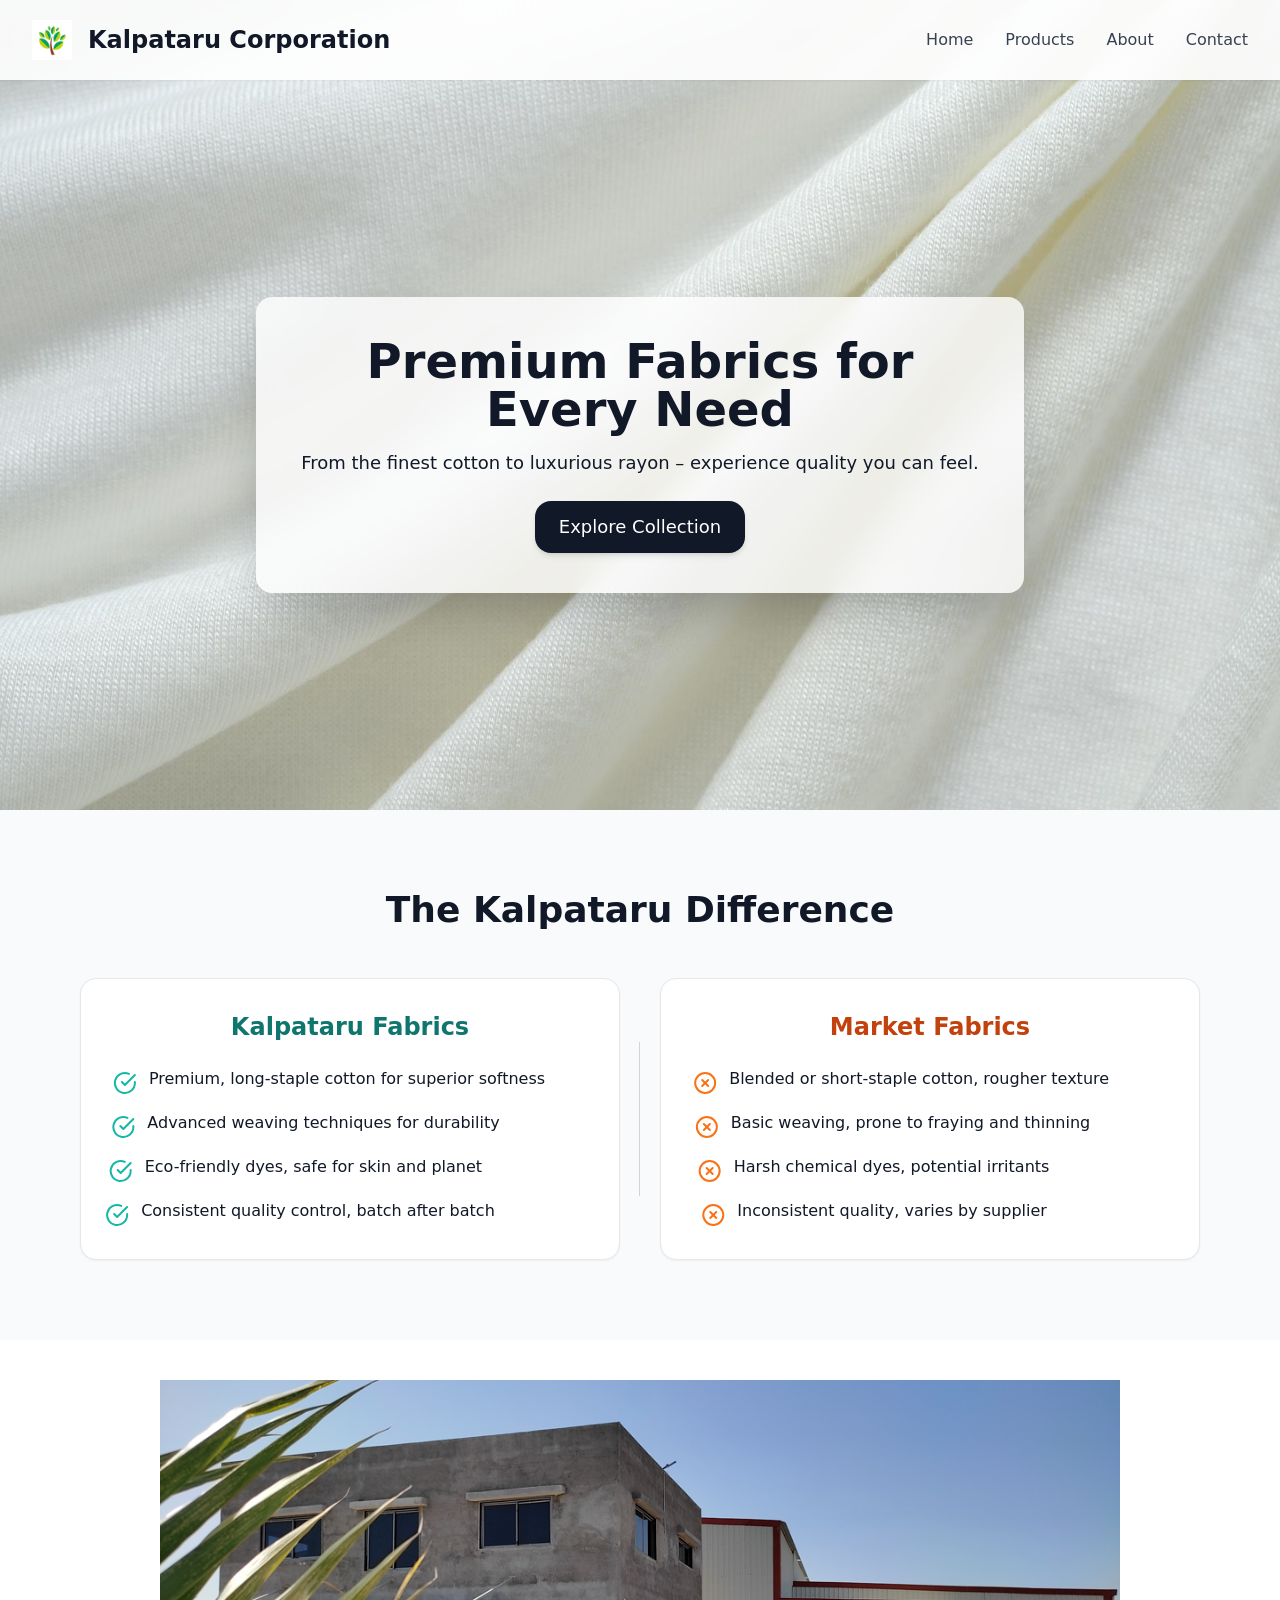
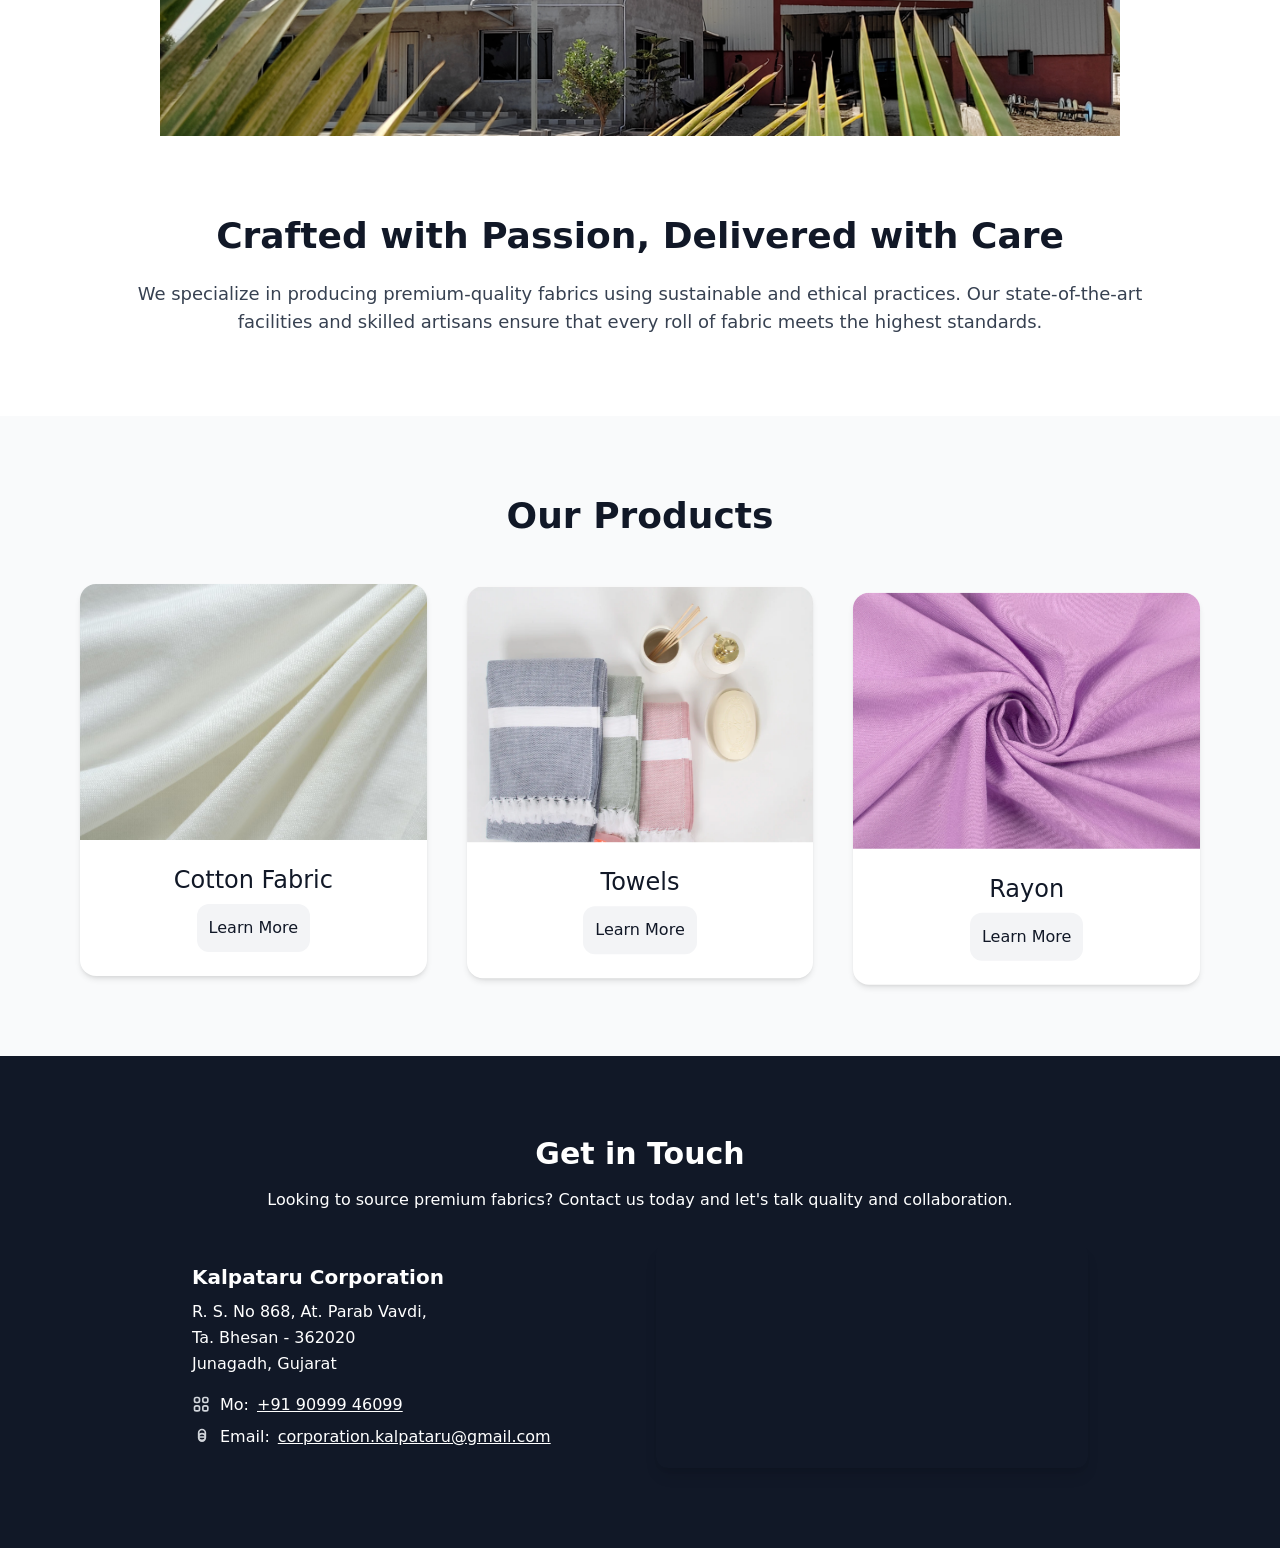
<file: index.html>
<!DOCTYPE html><html><head><meta charSet="utf-8" data-next-head=""/><meta name="viewport" content="width=device-width" data-next-head=""/><link rel="preload" href="/_next/static/css/167e97c266c51fee.css" as="style"/><link rel="stylesheet" href="/_next/static/css/167e97c266c51fee.css" data-n-g=""/><noscript data-n-css=""></noscript><script defer="" nomodule="" src="/_next/static/chunks/polyfills-42372ed130431b0a.js"></script><script src="/_next/static/chunks/webpack-8cac0b4b405cede1.js" defer=""></script><script src="/_next/static/chunks/framework-5757d75364ce2279.js" defer=""></script><script src="/_next/static/chunks/main-67462881652fe82b.js" defer=""></script><script src="/_next/static/chunks/pages/_app-a3f35041f74c110a.js" defer=""></script><script src="/_next/static/chunks/367-fa591ecab6a14c47.js" defer=""></script><script src="/_next/static/chunks/901-a59c1b9ce37d2c31.js" defer=""></script><script src="/_next/static/chunks/pages/index-4094ae6f1206bb8a.js" defer=""></script><script src="/_next/static/moU9yHN3FJdApGU9sJcUy/_buildManifest.js" defer=""></script><script src="/_next/static/moU9yHN3FJdApGU9sJcUy/_ssgManifest.js" defer=""></script></head><body><div id="__next"><div class="min-h-screen bg-white text-gray-900"><header class="fixed top-0 left-0 right-0 bg-white/90 backdrop-blur-md z-50 shadow-sm"><div class="max-w-7xl mx-auto px-4 sm:px-6 lg:px-8"><div class="flex items-center justify-between h-20"><div class="flex items-center"><div class="flex-shrink-0"><div class="flex items-center space-x-4"><img alt="Kalpataru Corporation" loading="lazy" width="40" height="40" decoding="async" data-nimg="1" class="object-contain" style="color:transparent" src="/kalpataru.png"/><span class="text-2xl font-bold text-gray-900">Kalpataru Corporation</span></div></div></div><nav class="hidden md:flex space-x-8"><a class="text-gray-700 hover:text-gray-900" href="/#home">Home</a><a class="text-gray-700 hover:text-gray-900" href="/#products">Products</a><a class="text-gray-700 hover:text-gray-900" href="/#about">About</a><a class="text-gray-700 hover:text-gray-900" href="/#contact">Contact</a></nav><button class="md:hidden ml-4 p-2 rounded focus:outline-none focus:ring-2 focus:ring-gray-400" aria-label="Open menu"><svg class="w-6 h-6" fill="none" stroke="currentColor" stroke-width="2" viewBox="0 0 24 24"><path stroke-linecap="round" stroke-linejoin="round" d="M4 6h16M4 12h16M4 18h16"></path></svg></button></div></div></header><section id="home" class="bg-[url(&#x27;/fabric-hero.jpg&#x27;)] bg-cover bg-center h-[90vh] flex items-center justify-center pt-20"><div class="bg-white/80 backdrop-blur-md p-10 rounded-2xl shadow-2xl text-center max-w-3xl"><h1 style="opacity:0;transform:translateY(-20px) translateZ(0)"><p class="text-5xl font-bold mb-4">Premium Fabrics for Every Need</p></h1><p class="text-lg mb-6">From the finest cotton to luxurious rayon – experience quality you can feel.</p><a href="/catalogue"><button class="bg-gray-900 shadow-md hover:shadow-lg text-white rounded-2xl text-lg px-6 py-3 transition-all">Explore Collection</button></a></div></section><section class="py-20 px-6 md:px-20 bg-gray-50"><div class="max-w-6xl mx-auto"><div style="opacity:0;transform:translateY(20px) translateZ(0)"><h2 class="text-4xl font-semibold text-center mb-12">The Kalpataru Difference</h2></div><div class="grid md:grid-cols-2 gap-10 items-stretch relative"><div class="absolute left-1/2 -ml-px top-16 bottom-16 w-px bg-gray-300 hidden md:block"></div><div class="bg-white p-8 rounded-2xl shadow-sm border border-gray-200"><div class="text-center" style="opacity:0;transform:translateX(-20px) translateZ(0)"><h3 class="text-2xl font-bold mb-6 text-teal-700">Kalpataru Fabrics</h3></div><ul class="space-y-4"><li class="flex items-start" style="opacity:0;transform:translateX(-20px) translateZ(0)"><svg xmlns="http://www.w3.org/2000/svg" width="24" height="24" viewBox="0 0 24 24" fill="none" stroke="currentColor" stroke-width="2" stroke-linecap="round" stroke-linejoin="round" class="h-6 w-6 text-teal-500 mr-3 flex-shrink-0 mt-1"><path d="M22 11.08V12a10 10 0 1 1-5.93-9.14"></path><polyline points="22 4 12 14.01 9 11.01"></polyline></svg><span>Premium, long-staple cotton for superior softness</span></li><li class="flex items-start" style="opacity:0;transform:translateX(-20px) translateZ(0)"><svg xmlns="http://www.w3.org/2000/svg" width="24" height="24" viewBox="0 0 24 24" fill="none" stroke="currentColor" stroke-width="2" stroke-linecap="round" stroke-linejoin="round" class="h-6 w-6 text-teal-500 mr-3 flex-shrink-0 mt-1"><path d="M22 11.08V12a10 10 0 1 1-5.93-9.14"></path><polyline points="22 4 12 14.01 9 11.01"></polyline></svg><span>Advanced weaving techniques for durability</span></li><li class="flex items-start" style="opacity:0;transform:translateX(-20px) translateZ(0)"><svg xmlns="http://www.w3.org/2000/svg" width="24" height="24" viewBox="0 0 24 24" fill="none" stroke="currentColor" stroke-width="2" stroke-linecap="round" stroke-linejoin="round" class="h-6 w-6 text-teal-500 mr-3 flex-shrink-0 mt-1"><path d="M22 11.08V12a10 10 0 1 1-5.93-9.14"></path><polyline points="22 4 12 14.01 9 11.01"></polyline></svg><span>Eco-friendly dyes, safe for skin and planet</span></li><li class="flex items-start" style="opacity:0;transform:translateX(-20px) translateZ(0)"><svg xmlns="http://www.w3.org/2000/svg" width="24" height="24" viewBox="0 0 24 24" fill="none" stroke="currentColor" stroke-width="2" stroke-linecap="round" stroke-linejoin="round" class="h-6 w-6 text-teal-500 mr-3 flex-shrink-0 mt-1"><path d="M22 11.08V12a10 10 0 1 1-5.93-9.14"></path><polyline points="22 4 12 14.01 9 11.01"></polyline></svg><span>Consistent quality control, batch after batch</span></li></ul></div><div class="bg-white p-8 rounded-2xl shadow-sm border border-gray-200"><div class="text-center" style="opacity:0;transform:translateX(20px) translateZ(0)"><h3 class="text-2xl font-bold mb-6 text-orange-700">Market Fabrics</h3></div><ul class="space-y-4"><li class="flex items-start" style="opacity:0;transform:translateX(20px) translateZ(0)"><svg xmlns="http://www.w3.org/2000/svg" width="24" height="24" viewBox="0 0 24 24" fill="none" stroke="currentColor" stroke-width="2" stroke-linecap="round" stroke-linejoin="round" class="h-6 w-6 text-orange-500 mr-3 flex-shrink-0 mt-1"><circle cx="12" cy="12" r="10"></circle><path d="m15 9-6 6"></path><path d="m9 9 6 6"></path></svg><span>Blended or short-staple cotton, rougher texture</span></li><li class="flex items-start" style="opacity:0;transform:translateX(20px) translateZ(0)"><svg xmlns="http://www.w3.org/2000/svg" width="24" height="24" viewBox="0 0 24 24" fill="none" stroke="currentColor" stroke-width="2" stroke-linecap="round" stroke-linejoin="round" class="h-6 w-6 text-orange-500 mr-3 flex-shrink-0 mt-1"><circle cx="12" cy="12" r="10"></circle><path d="m15 9-6 6"></path><path d="m9 9 6 6"></path></svg><span>Basic weaving, prone to fraying and thinning</span></li><li class="flex items-start" style="opacity:0;transform:translateX(20px) translateZ(0)"><svg xmlns="http://www.w3.org/2000/svg" width="24" height="24" viewBox="0 0 24 24" fill="none" stroke="currentColor" stroke-width="2" stroke-linecap="round" stroke-linejoin="round" class="h-6 w-6 text-orange-500 mr-3 flex-shrink-0 mt-1"><circle cx="12" cy="12" r="10"></circle><path d="m15 9-6 6"></path><path d="m9 9 6 6"></path></svg><span>Harsh chemical dyes, potential irritants</span></li><li class="flex items-start" style="opacity:0;transform:translateX(20px) translateZ(0)"><svg xmlns="http://www.w3.org/2000/svg" width="24" height="24" viewBox="0 0 24 24" fill="none" stroke="currentColor" stroke-width="2" stroke-linecap="round" stroke-linejoin="round" class="h-6 w-6 text-orange-500 mr-3 flex-shrink-0 mt-1"><circle cx="12" cy="12" r="10"></circle><path d="m15 9-6 6"></path><path d="m9 9 6 6"></path></svg><span>Inconsistent quality, varies by supplier</span></li></ul></div></div></div></section><section id="gallery" class="pt-10 pb-0 px-6 md:px-20 bg-white"><div class="px-6 md:px-20"><div class="overflow-hidden"><div class="flex"><div class="flex-[0_0_100%] min-w-0"><img alt="Carousel image 1" loading="lazy" width="1080" height="400" decoding="async" data-nimg="1" class="w-full h-full object-cover" style="color:transparent" src="/carousel/k1.png"/></div><div class="flex-[0_0_100%] min-w-0"><img alt="Carousel image 2" loading="lazy" width="1080" height="400" decoding="async" data-nimg="1" class="w-full h-full object-cover" style="color:transparent" src="/carousel/k2.png"/></div><div class="flex-[0_0_100%] min-w-0"><img alt="Carousel image 3" loading="lazy" width="1080" height="400" decoding="async" data-nimg="1" class="w-full h-full object-cover" style="color:transparent" src="/carousel/k3.png"/></div><div class="flex-[0_0_100%] min-w-0"><img alt="Carousel image 4" loading="lazy" width="1080" height="400" decoding="async" data-nimg="1" class="w-full h-full object-cover" style="color:transparent" src="/carousel/k5.png"/></div></div></div></div></section><section id="about" class="py-20 px-6 md:px-32 bg-white"><div class="max-w-5xl mx-auto text-center"><h2 class="text-4xl font-semibold mb-6">Crafted with Passion, Delivered with Care</h2><p class="text-lg text-gray-700">We specialize in producing premium-quality fabrics using sustainable and ethical practices. Our state-of-the-art facilities and skilled artisans ensure that every roll of fabric meets the highest standards.</p></div></section><section id="products" class="py-20 px-6 md:px-20 bg-gray-50"><h2 class="text-4xl font-semibold text-center mb-12">Our Products</h2><div class="grid grid-cols-1 md:grid-cols-3 gap-10"><div style="opacity:0;transform:translateY(20px) translateZ(0)"><div class="bg-white rounded-2xl overflow-hidden rounded-2xl shadow-md hover:shadow-xl transition-shadow"><img src="products/cotton.jpg" alt="Cotton Fabric" class="w-full h-64 object-cover"/><div class="p-4 p-6 text-center"><h3 class="text-2xl font-medium mb-2">Cotton Fabric</h3><a href="/catalogue"><button class="bg-gray-100 rounded-xl px-3 py-3 transition-all">Learn More</button></a></div></div></div><div style="opacity:0;transform:translateY(20px) translateZ(0)"><div class="bg-white rounded-2xl overflow-hidden rounded-2xl shadow-md hover:shadow-xl transition-shadow"><img src="products/towels.jpg" alt="Towels" class="w-full h-64 object-cover"/><div class="p-4 p-6 text-center"><h3 class="text-2xl font-medium mb-2">Towels</h3><a href="/catalogue"><button class="bg-gray-100 rounded-xl px-3 py-3 transition-all">Learn More</button></a></div></div></div><div style="opacity:0;transform:translateY(20px) translateZ(0)"><div class="bg-white rounded-2xl overflow-hidden rounded-2xl shadow-md hover:shadow-xl transition-shadow"><img src="products/rayon.jpg" alt="Rayon" class="w-full h-64 object-cover"/><div class="p-4 p-6 text-center"><h3 class="text-2xl font-medium mb-2">Rayon</h3><a href="/catalogue"><button class="bg-gray-100 rounded-xl px-3 py-3 transition-all">Learn More</button></a></div></div></div></div></section><section id="contact" class="bg-gray-900 text-white py-20 px-6 md:px-20"><div class="max-w-4xl mx-auto"><div class="text-center mb-8"><h2 class="text-3xl font-semibold mb-4">Get in Touch</h2><p class="mb-6">Looking to source premium fabrics? Contact us today and let&#x27;s talk quality and collaboration.</p></div><div class="md:flex md:items-center md:justify-between md:text-left text-center gap-8"><div class="md:w-1/2"><p class="mb-2 text-xl font-bold">Kalpataru Corporation</p><address class="not-italic mb-4 text-base leading-relaxed">R. S. No 868, At. Parab Vavdi,<br/>Ta. Bhesan - 362020<br/>Junagadh, Gujarat</address><div class="flex items-center justify-center md:justify-start mb-2 gap-2"><svg xmlns="http://www.w3.org/2000/svg" class="h-5 w-5 inline-block text-gray-300" fill="none" viewBox="0 0 24 24" stroke="currentColor"><path stroke-linecap="round" stroke-linejoin="round" stroke-width="2" d="M3 5a2 2 0 012-2h2a2 2 0 012 2v2a2 2 0 01-2 2H5a2 2 0 01-2-2V5zm0 10a2 2 0 012-2h2a2 2 0 012 2v2a2 2 0 01-2 2H5a2 2 0 01-2-2v-2zm10-10a2 2 0 012-2h2a2 2 0 012 2v2a2 2 0 01-2 2h-2a2 2 0 01-2-2V5zm0 10a2 2 0 012-2h2a2 2 0 012 2v2a2 2 0 01-2 2h-2a2 2 0 01-2-2v-2z"></path></svg><span class="font-medium">Mo:</span><a href="tel:+919099946099" class="underline hover:text-gray-300">+91 90999 46099</a></div><div class="flex items-center justify-center md:justify-start gap-2"><svg xmlns="http://www.w3.org/2000/svg" class="h-5 w-5 inline-block text-gray-300" fill="none" viewBox="0 0 24 24" stroke="currentColor"><path stroke-linecap="round" stroke-linejoin="round" stroke-width="2" d="M16 12H8m8 0a4 4 0 11-8 0 4 4 0 018 0zm0 0v1a4 4 0 01-8 0v-1m8 0V7a4 4 0 00-8 0v5"></path></svg><span class="font-medium">Email:</span><a href="mailto:corporation.kalpataru@gmail.com" class="underline hover:text-gray-300">corporation.kalpataru@gmail.com</a></div></div><div class="md:w-1/2 flex justify-center mt-8 md:mt-0"><iframe src="https://www.google.com/maps/embed?pb=!1m18!1m12!1m3!1d625.1399140667345!2d70.73735408311762!3d21.599686538019625!2m3!1f0!2f0!3f0!3m2!1i1024!2i768!4f13.1!3m3!1m2!1s0x39580dd5db9c2d65%3A0x477e5841f15fc197!2sKalpataru%20Corporation!5e0!3m2!1sen!2sin!4v1749370527038!5m2!1sen!2sin" class="w-full max-w-md h-56 rounded-xl shadow-lg" style="border:0" allowfullscreen="" loading="lazy" referrerPolicy="no-referrer-when-downgrade" title="Kalpataru Corporation Location"></iframe></div></div></div></section></div></div><script id="__NEXT_DATA__" type="application/json">{"props":{"pageProps":{}},"page":"/","query":{},"buildId":"moU9yHN3FJdApGU9sJcUy","nextExport":true,"autoExport":true,"isFallback":false,"scriptLoader":[]}</script></body></html>
</file>
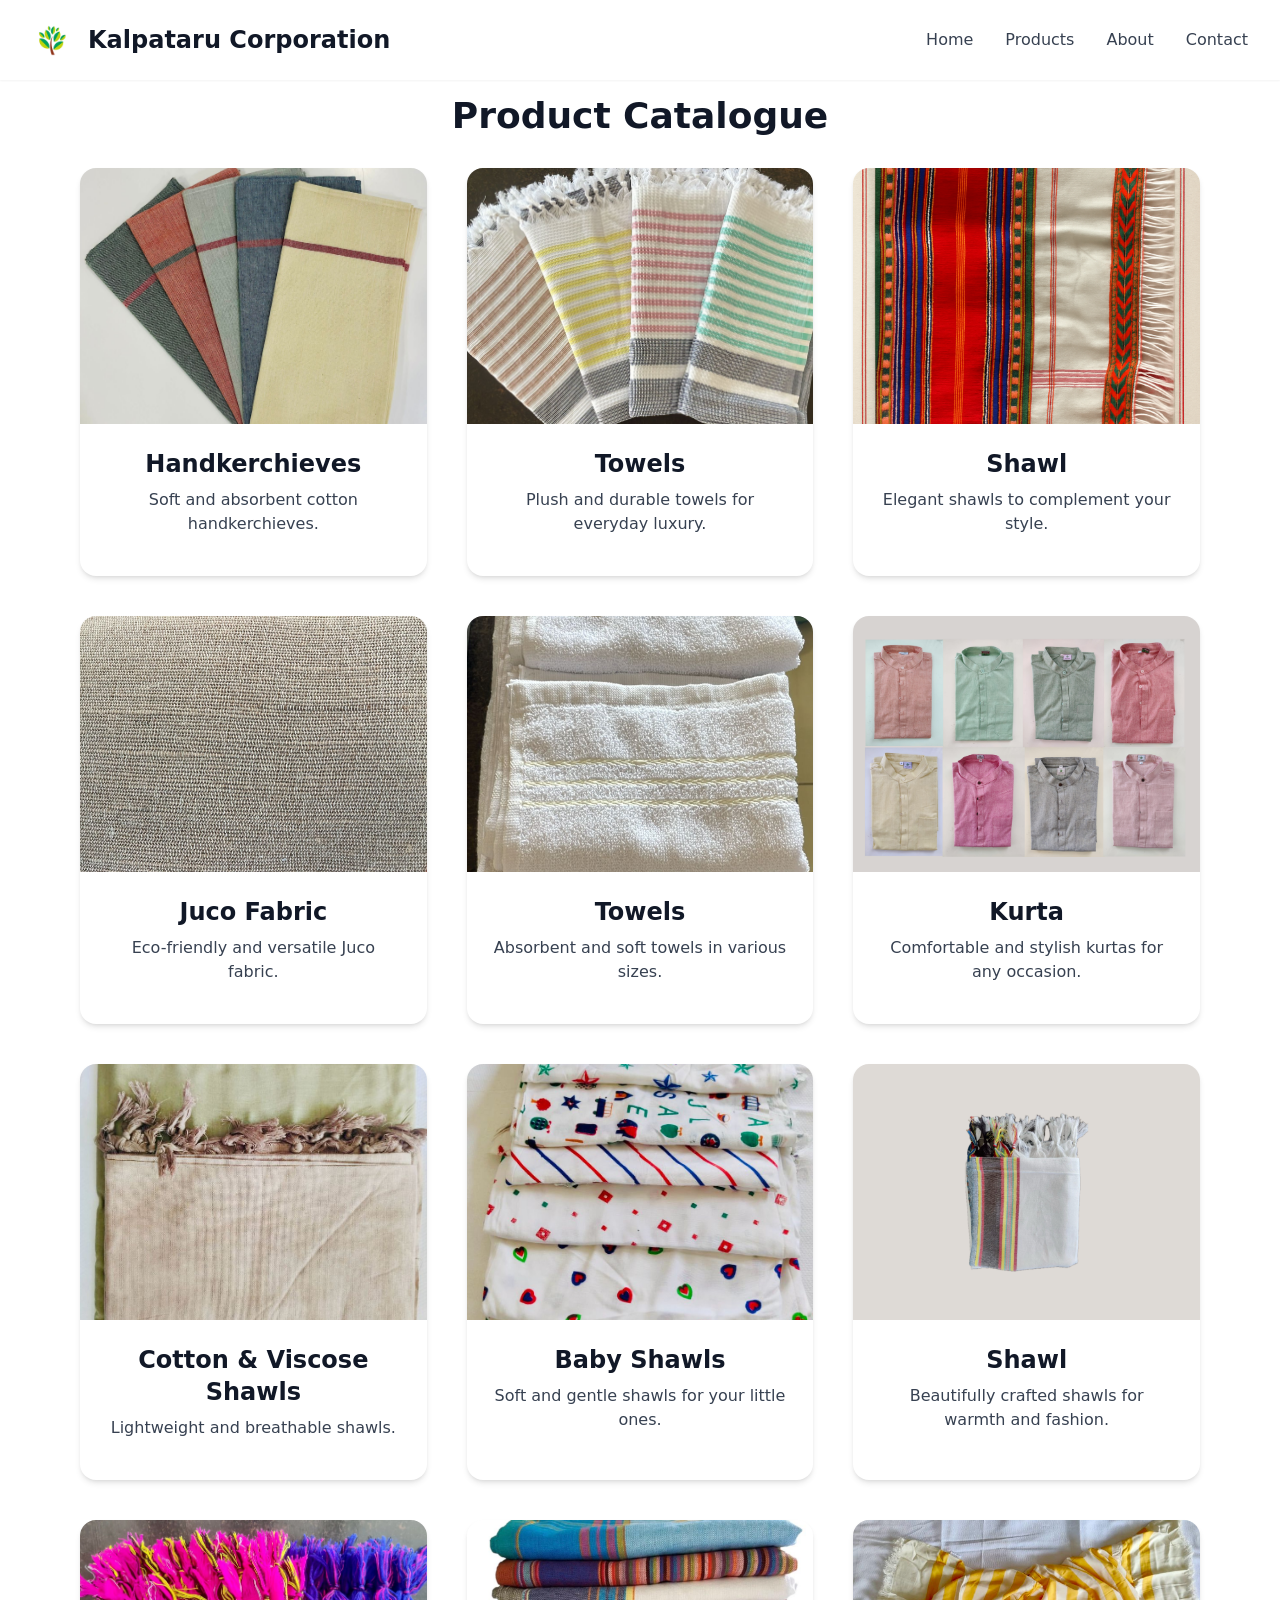
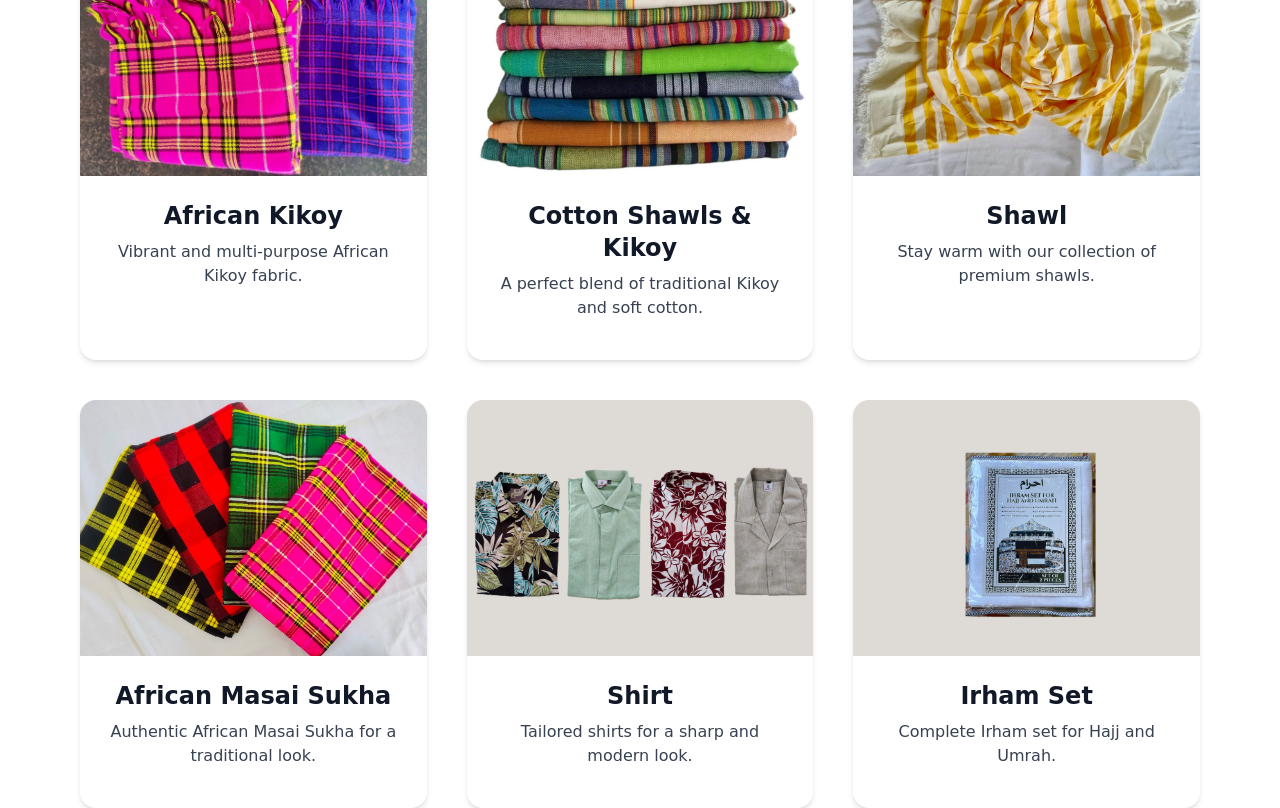
<file: catalogue.html>
<!DOCTYPE html><html><head><meta charSet="utf-8" data-next-head=""/><meta name="viewport" content="width=device-width" data-next-head=""/><link rel="preload" href="/_next/static/css/167e97c266c51fee.css" as="style"/><link rel="stylesheet" href="/_next/static/css/167e97c266c51fee.css" data-n-g=""/><noscript data-n-css=""></noscript><script defer="" nomodule="" src="/_next/static/chunks/polyfills-42372ed130431b0a.js"></script><script src="/_next/static/chunks/webpack-8cac0b4b405cede1.js" defer=""></script><script src="/_next/static/chunks/framework-5757d75364ce2279.js" defer=""></script><script src="/_next/static/chunks/main-67462881652fe82b.js" defer=""></script><script src="/_next/static/chunks/pages/_app-a3f35041f74c110a.js" defer=""></script><script src="/_next/static/chunks/367-fa591ecab6a14c47.js" defer=""></script><script src="/_next/static/chunks/pages/catalogue-f2a9316e4a32f5fe.js" defer=""></script><script src="/_next/static/moU9yHN3FJdApGU9sJcUy/_buildManifest.js" defer=""></script><script src="/_next/static/moU9yHN3FJdApGU9sJcUy/_ssgManifest.js" defer=""></script></head><body><div id="__next"><div class="min-h-screen bg-white text-gray-900"><header class="fixed top-0 left-0 right-0 bg-white/90 backdrop-blur-md z-50 shadow-sm"><div class="max-w-7xl mx-auto px-4 sm:px-6 lg:px-8"><div class="flex items-center justify-between h-20"><div class="flex items-center"><div class="flex-shrink-0"><div class="flex items-center space-x-4"><img alt="Kalpataru Corporation" loading="lazy" width="40" height="40" decoding="async" data-nimg="1" class="object-contain" style="color:transparent" src="/kalpataru.png"/><span class="text-2xl font-bold text-gray-900">Kalpataru Corporation</span></div></div></div><nav class="hidden md:flex space-x-8"><a class="text-gray-700 hover:text-gray-900" href="/#home">Home</a><a class="text-gray-700 hover:text-gray-900" href="/#products">Products</a><a class="text-gray-700 hover:text-gray-900" href="/#about">About</a><a class="text-gray-700 hover:text-gray-900" href="/#contact">Contact</a></nav><button class="md:hidden ml-4 p-2 rounded focus:outline-none focus:ring-2 focus:ring-gray-400" aria-label="Open menu"><svg class="w-6 h-6" fill="none" stroke="currentColor" stroke-width="2" viewBox="0 0 24 24"><path stroke-linecap="round" stroke-linejoin="round" d="M4 6h16M4 12h16M4 18h16"></path></svg></button></div></div></header><div class="pt-24 min-h-screen bg-white text-gray-900 px-2 sm:px-4 md:px-20"><div style="opacity:0;transform:translateY(20px) translateZ(0)"><h1 class="text-3xl sm:text-4xl font-bold text-center mb-8">Product Catalogue</h1><div class="grid grid-cols-1 md:grid-cols-3 gap-6 md:gap-10"><div class="bg-white rounded-2xl overflow-hidden rounded-2xl shadow-md hover:shadow-xl transition-shadow flex flex-col h-full"><img alt="Handkerchieves" loading="lazy" width="400" height="256" decoding="async" data-nimg="1" class="w-full h-48 sm:h-64 object-cover" style="color:transparent" src="products/handkerchieves/handkerchieves1.jpeg"/><div class="p-4 p-4 sm:p-6 text-center flex flex-col flex-1"><h2 class="text-xl sm:text-2xl font-semibold mb-2">Handkerchieves</h2><p class="text-gray-700 mb-4 text-sm sm:text-base flex-1">Soft and absorbent cotton handkerchieves.</p></div></div><div class="bg-white rounded-2xl overflow-hidden rounded-2xl shadow-md hover:shadow-xl transition-shadow flex flex-col h-full"><img alt="Towels" loading="lazy" width="400" height="256" decoding="async" data-nimg="1" class="w-full h-48 sm:h-64 object-cover" style="color:transparent" src="products/towels/towels2.jpeg"/><div class="p-4 p-4 sm:p-6 text-center flex flex-col flex-1"><h2 class="text-xl sm:text-2xl font-semibold mb-2">Towels</h2><p class="text-gray-700 mb-4 text-sm sm:text-base flex-1">Plush and durable towels for everyday luxury.</p></div></div><div class="bg-white rounded-2xl overflow-hidden rounded-2xl shadow-md hover:shadow-xl transition-shadow flex flex-col h-full"><img alt="Shawl" loading="lazy" width="400" height="256" decoding="async" data-nimg="1" class="w-full h-48 sm:h-64 object-cover" style="color:transparent" src="products/shawl/shawl2.jpg"/><div class="p-4 p-4 sm:p-6 text-center flex flex-col flex-1"><h2 class="text-xl sm:text-2xl font-semibold mb-2">Shawl</h2><p class="text-gray-700 mb-4 text-sm sm:text-base flex-1">Elegant shawls to complement your style.</p></div></div><div class="bg-white rounded-2xl overflow-hidden rounded-2xl shadow-md hover:shadow-xl transition-shadow flex flex-col h-full"><img alt="Juco Fabric" loading="lazy" width="400" height="256" decoding="async" data-nimg="1" class="w-full h-48 sm:h-64 object-cover" style="color:transparent" src="products/juco/juco1.jpeg"/><div class="p-4 p-4 sm:p-6 text-center flex flex-col flex-1"><h2 class="text-xl sm:text-2xl font-semibold mb-2">Juco Fabric</h2><p class="text-gray-700 mb-4 text-sm sm:text-base flex-1">Eco-friendly and versatile Juco fabric.</p></div></div><div class="bg-white rounded-2xl overflow-hidden rounded-2xl shadow-md hover:shadow-xl transition-shadow flex flex-col h-full"><img alt="Towels" loading="lazy" width="400" height="256" decoding="async" data-nimg="1" class="w-full h-48 sm:h-64 object-cover" style="color:transparent" src="products/towels/towel3.jpeg"/><div class="p-4 p-4 sm:p-6 text-center flex flex-col flex-1"><h2 class="text-xl sm:text-2xl font-semibold mb-2">Towels</h2><p class="text-gray-700 mb-4 text-sm sm:text-base flex-1">Absorbent and soft towels in various sizes.</p></div></div><div class="bg-white rounded-2xl overflow-hidden rounded-2xl shadow-md hover:shadow-xl transition-shadow flex flex-col h-full"><img alt="Kurta" loading="lazy" width="400" height="256" decoding="async" data-nimg="1" class="w-full h-48 sm:h-64 object-cover" style="color:transparent" src="products/kurta/kurta_grid.png"/><div class="p-4 p-4 sm:p-6 text-center flex flex-col flex-1"><h2 class="text-xl sm:text-2xl font-semibold mb-2">Kurta</h2><p class="text-gray-700 mb-4 text-sm sm:text-base flex-1">Comfortable and stylish kurtas for any occasion.</p></div></div><div class="bg-white rounded-2xl overflow-hidden rounded-2xl shadow-md hover:shadow-xl transition-shadow flex flex-col h-full"><img alt="Cotton &amp; Viscose Shawls" loading="lazy" width="400" height="256" decoding="async" data-nimg="1" class="w-full h-48 sm:h-64 object-cover" style="color:transparent" src="products/shawl/shawl3.jpeg"/><div class="p-4 p-4 sm:p-6 text-center flex flex-col flex-1"><h2 class="text-xl sm:text-2xl font-semibold mb-2">Cotton &amp; Viscose Shawls</h2><p class="text-gray-700 mb-4 text-sm sm:text-base flex-1">Lightweight and breathable shawls.</p></div></div><div class="bg-white rounded-2xl overflow-hidden rounded-2xl shadow-md hover:shadow-xl transition-shadow flex flex-col h-full"><img alt="Baby Shawls" loading="lazy" width="400" height="256" decoding="async" data-nimg="1" class="w-full h-48 sm:h-64 object-cover" style="color:transparent" src="products/shawl/shawl4.jpeg"/><div class="p-4 p-4 sm:p-6 text-center flex flex-col flex-1"><h2 class="text-xl sm:text-2xl font-semibold mb-2">Baby Shawls</h2><p class="text-gray-700 mb-4 text-sm sm:text-base flex-1">Soft and gentle shawls for your little ones.</p></div></div><div class="bg-white rounded-2xl overflow-hidden rounded-2xl shadow-md hover:shadow-xl transition-shadow flex flex-col h-full"><img alt="Shawl" loading="lazy" width="400" height="256" decoding="async" data-nimg="1" class="w-full h-48 sm:h-64 object-cover" style="color:transparent" src="products/shawl/shawl5.png"/><div class="p-4 p-4 sm:p-6 text-center flex flex-col flex-1"><h2 class="text-xl sm:text-2xl font-semibold mb-2">Shawl</h2><p class="text-gray-700 mb-4 text-sm sm:text-base flex-1">Beautifully crafted shawls for warmth and fashion.</p></div></div><div class="bg-white rounded-2xl overflow-hidden rounded-2xl shadow-md hover:shadow-xl transition-shadow flex flex-col h-full"><img alt="African Kikoy" loading="lazy" width="400" height="256" decoding="async" data-nimg="1" class="w-full h-48 sm:h-64 object-cover" style="color:transparent" src="products/shawl/shawl6.jpeg"/><div class="p-4 p-4 sm:p-6 text-center flex flex-col flex-1"><h2 class="text-xl sm:text-2xl font-semibold mb-2">African Kikoy</h2><p class="text-gray-700 mb-4 text-sm sm:text-base flex-1">Vibrant and multi-purpose African Kikoy fabric.</p></div></div><div class="bg-white rounded-2xl overflow-hidden rounded-2xl shadow-md hover:shadow-xl transition-shadow flex flex-col h-full"><img alt="Cotton Shawls &amp; Kikoy" loading="lazy" width="400" height="256" decoding="async" data-nimg="1" class="w-full h-48 sm:h-64 object-cover" style="color:transparent" src="products/shawl/shawl9.jpeg"/><div class="p-4 p-4 sm:p-6 text-center flex flex-col flex-1"><h2 class="text-xl sm:text-2xl font-semibold mb-2">Cotton Shawls &amp; Kikoy</h2><p class="text-gray-700 mb-4 text-sm sm:text-base flex-1">A perfect blend of traditional Kikoy and soft cotton.</p></div></div><div class="bg-white rounded-2xl overflow-hidden rounded-2xl shadow-md hover:shadow-xl transition-shadow flex flex-col h-full"><img alt="Shawl" loading="lazy" width="400" height="256" decoding="async" data-nimg="1" class="w-full h-48 sm:h-64 object-cover" style="color:transparent" src="products/shawl/shawl7.jpeg"/><div class="p-4 p-4 sm:p-6 text-center flex flex-col flex-1"><h2 class="text-xl sm:text-2xl font-semibold mb-2">Shawl</h2><p class="text-gray-700 mb-4 text-sm sm:text-base flex-1">Stay warm with our collection of premium shawls.</p></div></div><div class="bg-white rounded-2xl overflow-hidden rounded-2xl shadow-md hover:shadow-xl transition-shadow flex flex-col h-full"><img alt="African Masai Sukha" loading="lazy" width="400" height="256" decoding="async" data-nimg="1" class="w-full h-48 sm:h-64 object-cover" style="color:transparent" src="products/shawl/shawl8.jpeg"/><div class="p-4 p-4 sm:p-6 text-center flex flex-col flex-1"><h2 class="text-xl sm:text-2xl font-semibold mb-2">African Masai Sukha</h2><p class="text-gray-700 mb-4 text-sm sm:text-base flex-1">Authentic African Masai Sukha for a traditional look.</p></div></div><div class="bg-white rounded-2xl overflow-hidden rounded-2xl shadow-md hover:shadow-xl transition-shadow flex flex-col h-full"><img alt="Shirt" loading="lazy" width="400" height="256" decoding="async" data-nimg="1" class="w-full h-48 sm:h-64 object-cover" style="color:transparent" src="products/shirts/shirt_grid.png"/><div class="p-4 p-4 sm:p-6 text-center flex flex-col flex-1"><h2 class="text-xl sm:text-2xl font-semibold mb-2">Shirt</h2><p class="text-gray-700 mb-4 text-sm sm:text-base flex-1">Tailored shirts for a sharp and modern look.</p></div></div><div class="bg-white rounded-2xl overflow-hidden rounded-2xl shadow-md hover:shadow-xl transition-shadow flex flex-col h-full"><img alt="Irham Set" loading="lazy" width="400" height="256" decoding="async" data-nimg="1" class="w-full h-48 sm:h-64 object-cover" style="color:transparent" src="products/shawl/irham.png"/><div class="p-4 p-4 sm:p-6 text-center flex flex-col flex-1"><h2 class="text-xl sm:text-2xl font-semibold mb-2">Irham Set</h2><p class="text-gray-700 mb-4 text-sm sm:text-base flex-1">Complete Irham set for Hajj and Umrah.</p></div></div></div></div></div></div></div><script id="__NEXT_DATA__" type="application/json">{"props":{"pageProps":{}},"page":"/catalogue","query":{},"buildId":"moU9yHN3FJdApGU9sJcUy","nextExport":true,"autoExport":true,"isFallback":false,"scriptLoader":[]}</script></body></html>
</file>
<file: _next/static/css/167e97c266c51fee.css>
*,:after,:before{--tw-border-spacing-x:0;--tw-border-spacing-y:0;--tw-translate-x:0;--tw-translate-y:0;--tw-rotate:0;--tw-skew-x:0;--tw-skew-y:0;--tw-scale-x:1;--tw-scale-y:1;--tw-pan-x: ;--tw-pan-y: ;--tw-pinch-zoom: ;--tw-scroll-snap-strictness:proximity;--tw-gradient-from-position: ;--tw-gradient-via-position: ;--tw-gradient-to-position: ;--tw-ordinal: ;--tw-slashed-zero: ;--tw-numeric-figure: ;--tw-numeric-spacing: ;--tw-numeric-fraction: ;--tw-ring-inset: ;--tw-ring-offset-width:0px;--tw-ring-offset-color:#fff;--tw-ring-color:rgb(59 130 246/0.5);--tw-ring-offset-shadow:0 0 #0000;--tw-ring-shadow:0 0 #0000;--tw-shadow:0 0 #0000;--tw-shadow-colored:0 0 #0000;--tw-blur: ;--tw-brightness: ;--tw-contrast: ;--tw-grayscale: ;--tw-hue-rotate: ;--tw-invert: ;--tw-saturate: ;--tw-sepia: ;--tw-drop-shadow: ;--tw-backdrop-blur: ;--tw-backdrop-brightness: ;--tw-backdrop-contrast: ;--tw-backdrop-grayscale: ;--tw-backdrop-hue-rotate: ;--tw-backdrop-invert: ;--tw-backdrop-opacity: ;--tw-backdrop-saturate: ;--tw-backdrop-sepia: ;--tw-contain-size: ;--tw-contain-layout: ;--tw-contain-paint: ;--tw-contain-style: }::backdrop{--tw-border-spacing-x:0;--tw-border-spacing-y:0;--tw-translate-x:0;--tw-translate-y:0;--tw-rotate:0;--tw-skew-x:0;--tw-skew-y:0;--tw-scale-x:1;--tw-scale-y:1;--tw-pan-x: ;--tw-pan-y: ;--tw-pinch-zoom: ;--tw-scroll-snap-strictness:proximity;--tw-gradient-from-position: ;--tw-gradient-via-position: ;--tw-gradient-to-position: ;--tw-ordinal: ;--tw-slashed-zero: ;--tw-numeric-figure: ;--tw-numeric-spacing: ;--tw-numeric-fraction: ;--tw-ring-inset: ;--tw-ring-offset-width:0px;--tw-ring-offset-color:#fff;--tw-ring-color:rgb(59 130 246/0.5);--tw-ring-offset-shadow:0 0 #0000;--tw-ring-shadow:0 0 #0000;--tw-shadow:0 0 #0000;--tw-shadow-colored:0 0 #0000;--tw-blur: ;--tw-brightness: ;--tw-contrast: ;--tw-grayscale: ;--tw-hue-rotate: ;--tw-invert: ;--tw-saturate: ;--tw-sepia: ;--tw-drop-shadow: ;--tw-backdrop-blur: ;--tw-backdrop-brightness: ;--tw-backdrop-contrast: ;--tw-backdrop-grayscale: ;--tw-backdrop-hue-rotate: ;--tw-backdrop-invert: ;--tw-backdrop-opacity: ;--tw-backdrop-saturate: ;--tw-backdrop-sepia: ;--tw-contain-size: ;--tw-contain-layout: ;--tw-contain-paint: ;--tw-contain-style: }/*
! tailwindcss v3.4.17 | MIT License | https://tailwindcss.com
*/*,:after,:before{box-sizing:border-box;border:0 solid #e5e7eb}:after,:before{--tw-content:""}:host,html{line-height:1.5;-webkit-text-size-adjust:100%;-moz-tab-size:4;-o-tab-size:4;tab-size:4;font-family:ui-sans-serif,system-ui,sans-serif,Apple Color Emoji,Segoe UI Emoji,Segoe UI Symbol,Noto Color Emoji;font-feature-settings:normal;font-variation-settings:normal;-webkit-tap-highlight-color:transparent}body{margin:0;line-height:inherit}hr{height:0;color:inherit;border-top-width:1px}abbr:where([title]){-webkit-text-decoration:underline dotted;text-decoration:underline dotted}h1,h2,h3,h4,h5,h6{font-size:inherit;font-weight:inherit}a{color:inherit;text-decoration:inherit}b,strong{font-weight:bolder}code,kbd,pre,samp{font-family:ui-monospace,SFMono-Regular,Menlo,Monaco,Consolas,Liberation Mono,Courier New,monospace;font-feature-settings:normal;font-variation-settings:normal;font-size:1em}small{font-size:80%}sub,sup{font-size:75%;line-height:0;position:relative;vertical-align:baseline}sub{bottom:-.25em}sup{top:-.5em}table{text-indent:0;border-color:inherit;border-collapse:collapse}button,input,optgroup,select,textarea{font-family:inherit;font-feature-settings:inherit;font-variation-settings:inherit;font-size:100%;font-weight:inherit;line-height:inherit;letter-spacing:inherit;color:inherit;margin:0;padding:0}button,select{text-transform:none}button,input:where([type=button]),input:where([type=reset]),input:where([type=submit]){-webkit-appearance:button;background-color:transparent;background-image:none}:-moz-focusring{outline:auto}:-moz-ui-invalid{box-shadow:none}progress{vertical-align:baseline}::-webkit-inner-spin-button,::-webkit-outer-spin-button{height:auto}[type=search]{-webkit-appearance:textfield;outline-offset:-2px}::-webkit-search-decoration{-webkit-appearance:none}::-webkit-file-upload-button{-webkit-appearance:button;font:inherit}summary{display:list-item}blockquote,dd,dl,figure,h1,h2,h3,h4,h5,h6,hr,p,pre{margin:0}fieldset{margin:0}fieldset,legend{padding:0}menu,ol,ul{list-style:none;margin:0;padding:0}dialog{padding:0}textarea{resize:vertical}input::-moz-placeholder,textarea::-moz-placeholder{opacity:1;color:#9ca3af}input::placeholder,textarea::placeholder{opacity:1;color:#9ca3af}[role=button],button{cursor:pointer}:disabled{cursor:default}audio,canvas,embed,iframe,img,object,svg,video{display:block;vertical-align:middle}img,video{max-width:100%;height:auto}[hidden]:where(:not([hidden=until-found])){display:none}.fixed{position:fixed}.absolute{position:absolute}.relative{position:relative}.bottom-16{bottom:4rem}.left-0{left:0}.left-1\/2{left:50%}.right-0{right:0}.top-0{top:0}.top-16{top:4rem}.z-50{z-index:50}.mx-auto{margin-left:auto;margin-right:auto}.-ml-px{margin-left:-1px}.mb-12{margin-bottom:3rem}.mb-2{margin-bottom:.5rem}.mb-4{margin-bottom:1rem}.mb-6{margin-bottom:1.5rem}.mb-8{margin-bottom:2rem}.ml-4{margin-left:1rem}.mr-3{margin-right:.75rem}.mt-1{margin-top:.25rem}.mt-8{margin-top:2rem}.mt-auto{margin-top:auto}.block{display:block}.inline-block{display:inline-block}.flex{display:flex}.grid{display:grid}.hidden{display:none}.h-20{height:5rem}.h-48{height:12rem}.h-5{height:1.25rem}.h-56{height:14rem}.h-6{height:1.5rem}.h-64{height:16rem}.h-\[90vh\]{height:90vh}.h-full{height:100%}.min-h-screen{min-height:100vh}.w-5{width:1.25rem}.w-6{width:1.5rem}.w-full{width:100%}.w-px{width:1px}.min-w-0{min-width:0}.max-w-3xl{max-width:48rem}.max-w-4xl{max-width:56rem}.max-w-5xl{max-width:64rem}.max-w-6xl{max-width:72rem}.max-w-7xl{max-width:80rem}.max-w-md{max-width:28rem}.flex-1{flex:1 1 0%}.flex-\[0_0_100\%\]{flex:0 0 100%}.flex-shrink-0{flex-shrink:0}.grid-cols-1{grid-template-columns:repeat(1,minmax(0,1fr))}.flex-col{flex-direction:column}.items-start{align-items:flex-start}.items-center{align-items:center}.items-stretch{align-items:stretch}.justify-center{justify-content:center}.justify-between{justify-content:space-between}.gap-10{gap:2.5rem}.gap-2{gap:.5rem}.gap-6{gap:1.5rem}.gap-8{gap:2rem}.space-x-4>:not([hidden])~:not([hidden]){--tw-space-x-reverse:0;margin-right:calc(1rem * var(--tw-space-x-reverse));margin-left:calc(1rem * calc(1 - var(--tw-space-x-reverse)))}.space-x-8>:not([hidden])~:not([hidden]){--tw-space-x-reverse:0;margin-right:calc(2rem * var(--tw-space-x-reverse));margin-left:calc(2rem * calc(1 - var(--tw-space-x-reverse)))}.space-y-4>:not([hidden])~:not([hidden]){--tw-space-y-reverse:0;margin-top:calc(1rem * calc(1 - var(--tw-space-y-reverse)));margin-bottom:calc(1rem * var(--tw-space-y-reverse))}.overflow-hidden{overflow:hidden}.rounded{border-radius:.25rem}.rounded-2xl{border-radius:1rem}.rounded-xl{border-radius:.75rem}.rounded-b-xl{border-bottom-right-radius:.75rem;border-bottom-left-radius:.75rem}.border{border-width:1px}.border-gray-200{--tw-border-opacity:1;border-color:rgb(229 231 235/var(--tw-border-opacity,1))}.bg-gray-100{--tw-bg-opacity:1;background-color:rgb(243 244 246/var(--tw-bg-opacity,1))}.bg-gray-300{--tw-bg-opacity:1;background-color:rgb(209 213 219/var(--tw-bg-opacity,1))}.bg-gray-50{--tw-bg-opacity:1;background-color:rgb(249 250 251/var(--tw-bg-opacity,1))}.bg-gray-900{--tw-bg-opacity:1;background-color:rgb(17 24 39/var(--tw-bg-opacity,1))}.bg-white{--tw-bg-opacity:1;background-color:rgb(255 255 255/var(--tw-bg-opacity,1))}.bg-white\/80{background-color:rgb(255 255 255/.8)}.bg-white\/90{background-color:rgb(255 255 255/.9)}.bg-\[url\(\'\/fabric-hero\.jpg\'\)\]{background-image:url(/fabric-hero.jpg)}.bg-cover{background-size:cover}.bg-center{background-position:50%}.object-contain{-o-object-fit:contain;object-fit:contain}.object-cover{-o-object-fit:cover;object-fit:cover}.p-10{padding:2.5rem}.p-2{padding:.5rem}.p-4{padding:1rem}.p-6{padding:1.5rem}.p-8{padding:2rem}.px-2{padding-left:.5rem;padding-right:.5rem}.px-3{padding-left:.75rem;padding-right:.75rem}.px-4{padding-left:1rem;padding-right:1rem}.px-6{padding-left:1.5rem;padding-right:1.5rem}.py-2{padding-top:.5rem;padding-bottom:.5rem}.py-20{padding-top:5rem;padding-bottom:5rem}.py-3{padding-top:.75rem;padding-bottom:.75rem}.pb-0{padding-bottom:0}.pt-10{padding-top:2.5rem}.pt-20{padding-top:5rem}.pt-24{padding-top:6rem}.text-center{text-align:center}.text-2xl{font-size:1.5rem;line-height:2rem}.text-3xl{font-size:1.875rem;line-height:2.25rem}.text-4xl{font-size:2.25rem;line-height:2.5rem}.text-5xl{font-size:3rem;line-height:1}.text-base{font-size:1rem;line-height:1.5rem}.text-lg{font-size:1.125rem;line-height:1.75rem}.text-sm{font-size:.875rem;line-height:1.25rem}.text-xl{font-size:1.25rem;line-height:1.75rem}.font-bold{font-weight:700}.font-medium{font-weight:500}.font-semibold{font-weight:600}.not-italic{font-style:normal}.leading-relaxed{line-height:1.625}.text-gray-300{--tw-text-opacity:1;color:rgb(209 213 219/var(--tw-text-opacity,1))}.text-gray-700{--tw-text-opacity:1;color:rgb(55 65 81/var(--tw-text-opacity,1))}.text-gray-900{--tw-text-opacity:1;color:rgb(17 24 39/var(--tw-text-opacity,1))}.text-orange-500{--tw-text-opacity:1;color:rgb(249 115 22/var(--tw-text-opacity,1))}.text-orange-700{--tw-text-opacity:1;color:rgb(194 65 12/var(--tw-text-opacity,1))}.text-teal-500{--tw-text-opacity:1;color:rgb(20 184 166/var(--tw-text-opacity,1))}.text-teal-700{--tw-text-opacity:1;color:rgb(15 118 110/var(--tw-text-opacity,1))}.text-white{--tw-text-opacity:1;color:rgb(255 255 255/var(--tw-text-opacity,1))}.underline{text-decoration-line:underline}.shadow-2xl{--tw-shadow:0 25px 50px -12px rgb(0 0 0/0.25);--tw-shadow-colored:0 25px 50px -12px var(--tw-shadow-color)}.shadow-2xl,.shadow-lg{box-shadow:var(--tw-ring-offset-shadow,0 0 #0000),var(--tw-ring-shadow,0 0 #0000),var(--tw-shadow)}.shadow-lg{--tw-shadow:0 10px 15px -3px rgb(0 0 0/0.1),0 4px 6px -4px rgb(0 0 0/0.1);--tw-shadow-colored:0 10px 15px -3px var(--tw-shadow-color),0 4px 6px -4px var(--tw-shadow-color)}.shadow-md{--tw-shadow:0 4px 6px -1px rgb(0 0 0/0.1),0 2px 4px -2px rgb(0 0 0/0.1);--tw-shadow-colored:0 4px 6px -1px var(--tw-shadow-color),0 2px 4px -2px var(--tw-shadow-color)}.shadow-md,.shadow-sm{box-shadow:var(--tw-ring-offset-shadow,0 0 #0000),var(--tw-ring-shadow,0 0 #0000),var(--tw-shadow)}.shadow-sm{--tw-shadow:0 1px 2px 0 rgb(0 0 0/0.05);--tw-shadow-colored:0 1px 2px 0 var(--tw-shadow-color)}.backdrop-blur-md{--tw-backdrop-blur:blur(12px);-webkit-backdrop-filter:var(--tw-backdrop-blur) var(--tw-backdrop-brightness) var(--tw-backdrop-contrast) var(--tw-backdrop-grayscale) var(--tw-backdrop-hue-rotate) var(--tw-backdrop-invert) var(--tw-backdrop-opacity) var(--tw-backdrop-saturate) var(--tw-backdrop-sepia);backdrop-filter:var(--tw-backdrop-blur) var(--tw-backdrop-brightness) var(--tw-backdrop-contrast) var(--tw-backdrop-grayscale) var(--tw-backdrop-hue-rotate) var(--tw-backdrop-invert) var(--tw-backdrop-opacity) var(--tw-backdrop-saturate) var(--tw-backdrop-sepia)}.transition{transition-property:color,background-color,border-color,text-decoration-color,fill,stroke,opacity,box-shadow,transform,filter,-webkit-backdrop-filter;transition-property:color,background-color,border-color,text-decoration-color,fill,stroke,opacity,box-shadow,transform,filter,backdrop-filter;transition-property:color,background-color,border-color,text-decoration-color,fill,stroke,opacity,box-shadow,transform,filter,backdrop-filter,-webkit-backdrop-filter;transition-timing-function:cubic-bezier(.4,0,.2,1);transition-duration:.15s}.transition-all{transition-property:all;transition-timing-function:cubic-bezier(.4,0,.2,1);transition-duration:.15s}.transition-shadow{transition-property:box-shadow;transition-timing-function:cubic-bezier(.4,0,.2,1);transition-duration:.15s}html{scroll-behavior:smooth}.hover\:bg-gray-100:hover{--tw-bg-opacity:1;background-color:rgb(243 244 246/var(--tw-bg-opacity,1))}.hover\:text-gray-300:hover{--tw-text-opacity:1;color:rgb(209 213 219/var(--tw-text-opacity,1))}.hover\:text-gray-900:hover{--tw-text-opacity:1;color:rgb(17 24 39/var(--tw-text-opacity,1))}.hover\:shadow-lg:hover{--tw-shadow:0 10px 15px -3px rgb(0 0 0/0.1),0 4px 6px -4px rgb(0 0 0/0.1);--tw-shadow-colored:0 10px 15px -3px var(--tw-shadow-color),0 4px 6px -4px var(--tw-shadow-color)}.hover\:shadow-lg:hover,.hover\:shadow-xl:hover{box-shadow:var(--tw-ring-offset-shadow,0 0 #0000),var(--tw-ring-shadow,0 0 #0000),var(--tw-shadow)}.hover\:shadow-xl:hover{--tw-shadow:0 20px 25px -5px rgb(0 0 0/0.1),0 8px 10px -6px rgb(0 0 0/0.1);--tw-shadow-colored:0 20px 25px -5px var(--tw-shadow-color),0 8px 10px -6px var(--tw-shadow-color)}.focus\:outline-none:focus{outline:2px solid transparent;outline-offset:2px}.focus\:ring-2:focus{--tw-ring-offset-shadow:var(--tw-ring-inset) 0 0 0 var(--tw-ring-offset-width) var(--tw-ring-offset-color);--tw-ring-shadow:var(--tw-ring-inset) 0 0 0 calc(2px + var(--tw-ring-offset-width)) var(--tw-ring-color);box-shadow:var(--tw-ring-offset-shadow),var(--tw-ring-shadow),var(--tw-shadow,0 0 #0000)}.focus\:ring-gray-400:focus{--tw-ring-opacity:1;--tw-ring-color:rgb(156 163 175/var(--tw-ring-opacity,1))}@media (min-width:640px){.sm\:h-64{height:16rem}.sm\:p-6{padding:1.5rem}.sm\:px-4{padding-left:1rem;padding-right:1rem}.sm\:px-6{padding-left:1.5rem;padding-right:1.5rem}.sm\:text-2xl{font-size:1.5rem;line-height:2rem}.sm\:text-4xl{font-size:2.25rem;line-height:2.5rem}.sm\:text-base{font-size:1rem;line-height:1.5rem}}@media (min-width:768px){.md\:mt-0{margin-top:0}.md\:block{display:block}.md\:flex{display:flex}.md\:hidden{display:none}.md\:w-1\/2{width:50%}.md\:grid-cols-2{grid-template-columns:repeat(2,minmax(0,1fr))}.md\:grid-cols-3{grid-template-columns:repeat(3,minmax(0,1fr))}.md\:items-center{align-items:center}.md\:justify-start{justify-content:flex-start}.md\:justify-between{justify-content:space-between}.md\:gap-10{gap:2.5rem}.md\:px-20{padding-left:5rem;padding-right:5rem}.md\:px-32{padding-left:8rem;padding-right:8rem}.md\:text-left{text-align:left}}@media (min-width:1024px){.lg\:px-8{padding-left:2rem;padding-right:2rem}}
</file>
